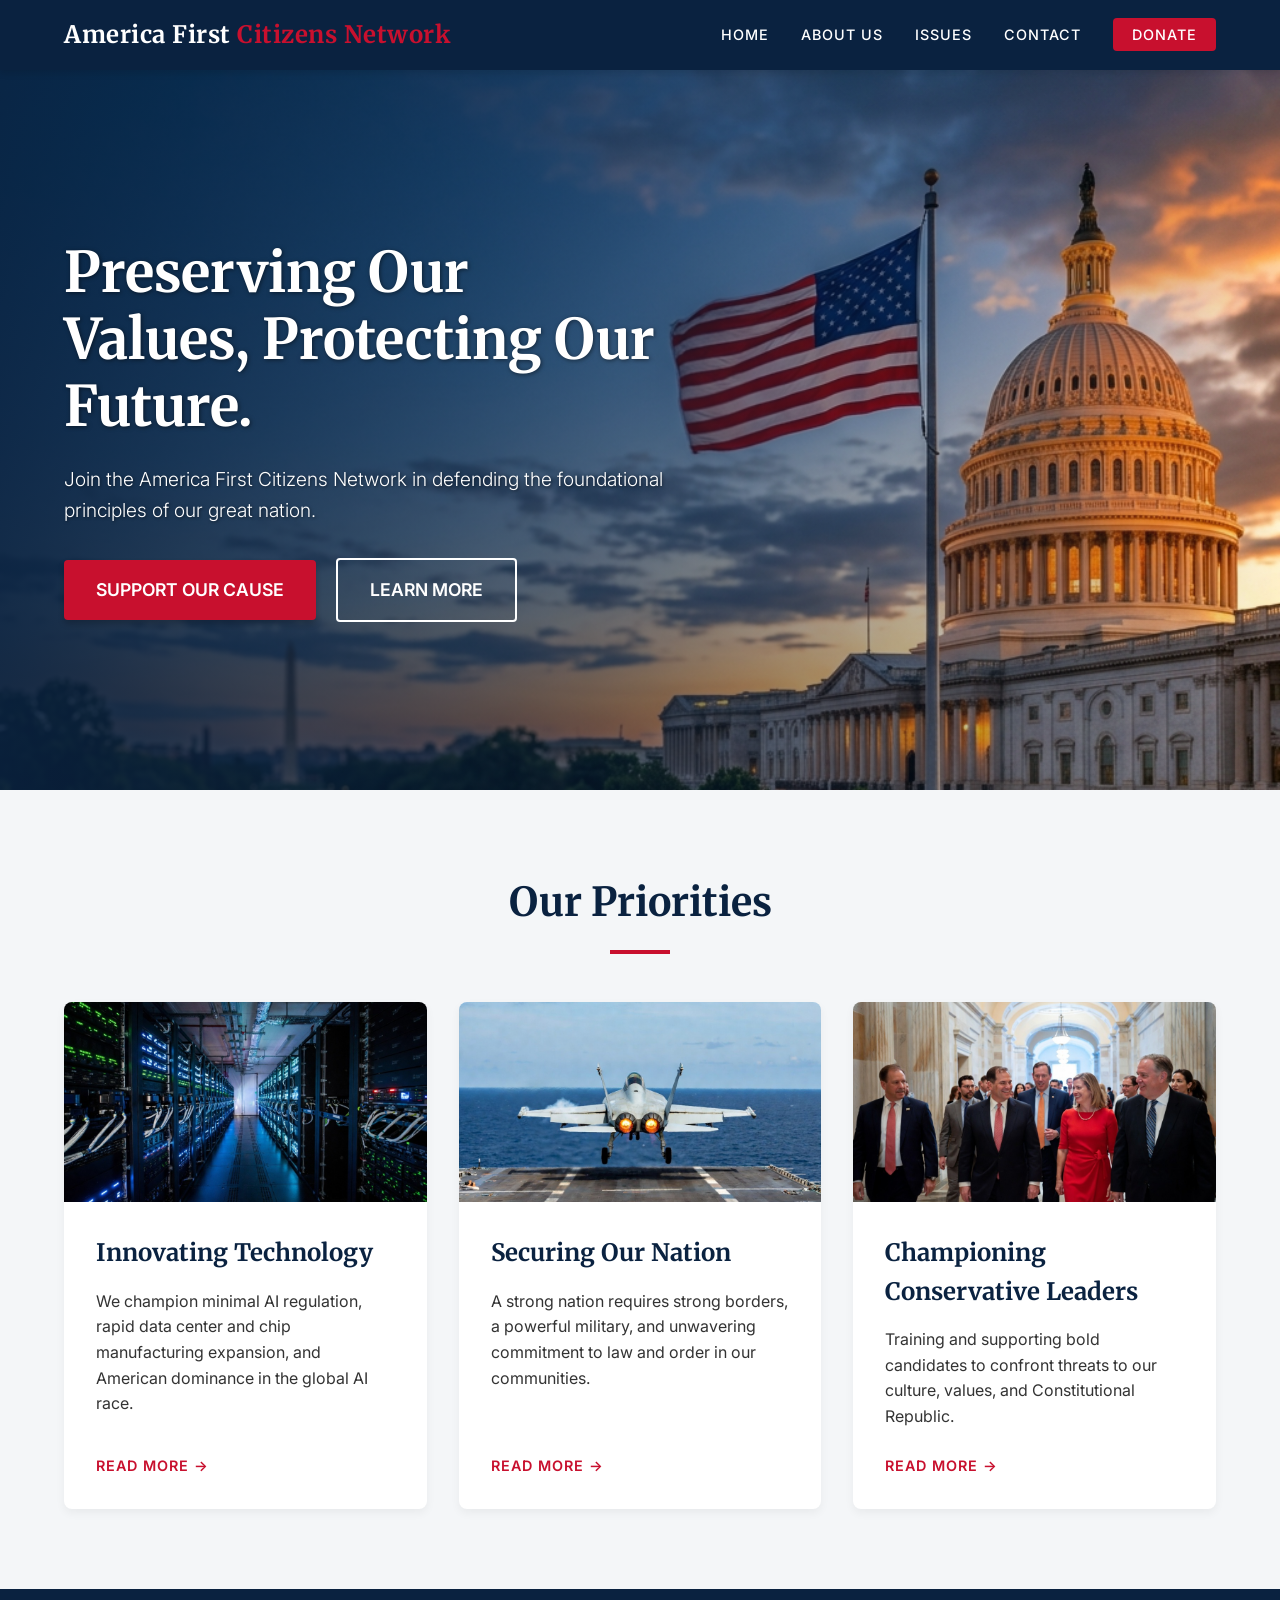
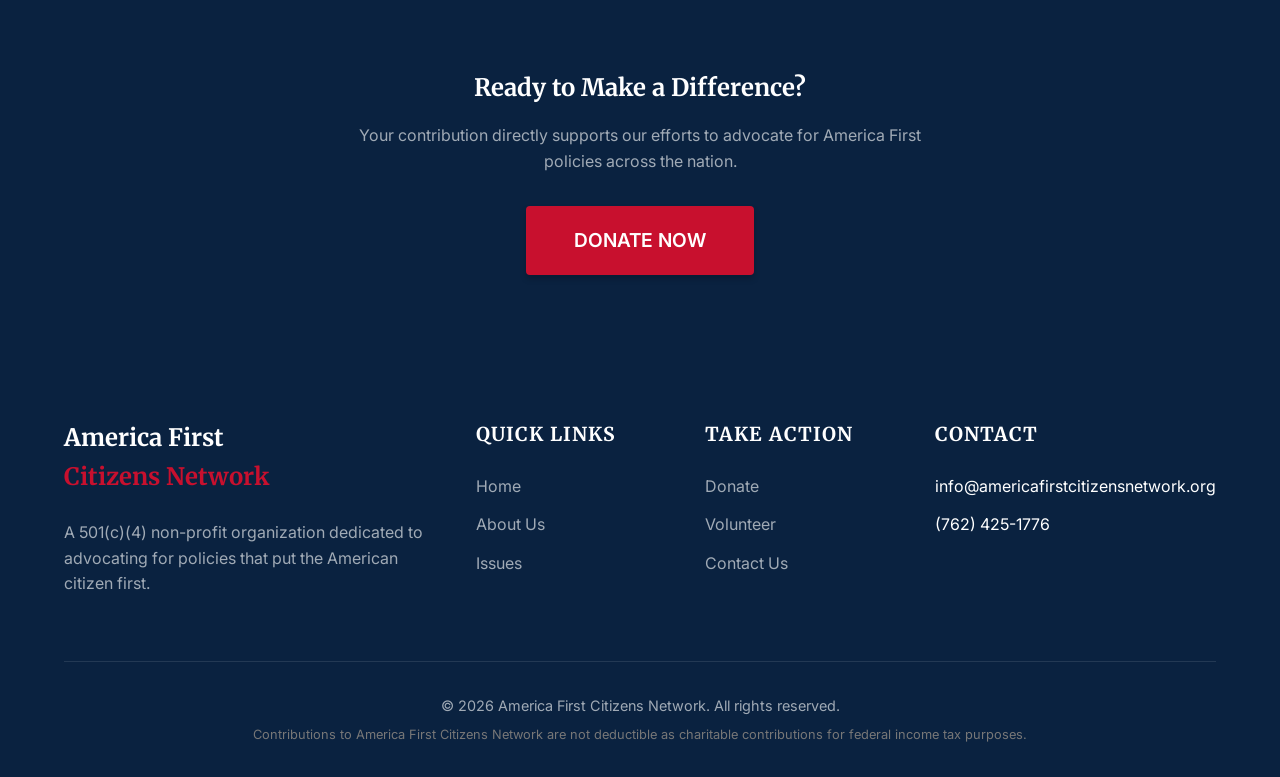
<file: index.html>
<!DOCTYPE html>
<html lang="en">
<head>
    <meta charset="UTF-8">
    <meta name="viewport" content="width=device-width, initial-scale=1.0">
    <meta name="description" content="America First Citizens Network - Defending our values, preserving our future.">
    <title>Home | America First Citizens Network</title>
    <!-- Google Fonts: Merriweather for Headings, Inter for Body -->
    <link rel="preconnect" href="https://fonts.googleapis.com">
    <link rel="preconnect" href="https://fonts.gstatic.com" crossorigin>
    <link href="https://fonts.googleapis.com/css2?family=Inter:wght@300;400;500;600;700&family=Merriweather:ital,wght@0,300;0,400;0,700;0,900;1,400&display=swap" rel="stylesheet">
    <!-- Main Stylesheet -->
    <link rel="stylesheet" href="styles.css">
</head>
<body>

    <!-- Navigation -->
    <nav class="navbar">
        <div class="nav-brand">
            <a href="index.html">America First <span class="red">Citizens Network</span></a>
        </div>
        <button class="mobile-menu-btn" aria-label="Toggle Navigation">&#9776;</button>
        <ul class="nav-links">
            <li><a href="index.html">Home</a></li>
            <li><a href="about.html">About Us</a></li>
            <li><a href="issues.html">Issues</a></li>
            <li><a href="contact.html">Contact</a></li>
            <li><a href="donate.html" class="donate-btn">Donate</a></li>
        </ul>
    </nav>

    <!-- Hero Section -->
    <header class="hero">
        <div class="hero-content">
            <h1>Preserving Our Values, Protecting Our Future.</h1>
            <p>Join the America First Citizens Network in defending the foundational principles of our great nation.</p>
            <div class="hero-actions">
                <a href="donate.html" class="btn-primary">Support Our Cause</a>
                <a href="issues.html" class="btn-secondary">Learn More</a>
            </div>
        </div>
    </header>

    <!-- Priority Section -->
    <section class="section">
        <h2 class="section-title">Our Priorities</h2>
        <div class="grid">
            <!-- Card 1 -->
            <div class="card">
                <img src="images/technology.jpg" alt="Innovating Technology" class="card-img">
                <div class="card-content">
                    <h3>Innovating Technology</h3>
                    <p>We champion minimal AI regulation, rapid data center and chip manufacturing expansion, and American dominance in the global AI race.</p>
                    <a href="issues.html#technology" class="card-link">Read More</a>
                </div>
            </div>
            <!-- Card 2 -->
            <div class="card">
                <img src="images/security.jpg" alt="Securing Our Nation" class="card-img">
                <div class="card-content">
                    <h3>Securing Our Nation</h3>
                    <p>A strong nation requires strong borders, a powerful military, and unwavering commitment to law and order in our communities.</p>
                    <a href="issues.html#security" class="card-link">Read More</a>
                </div>
            </div>
            <!-- Card 3 -->
            <div class="card">
                <img src="images/conservatives.jpg" alt="Championing Conservative Leaders" class="card-img">
                <div class="card-content">
                    <h3>Championing Conservative Leaders</h3>
                    <p>Training and supporting bold candidates to confront threats to our culture, values, and Constitutional Republic.</p>
                    <a href="issues.html#conservatives" class="card-link">Read More</a>
                </div>
            </div>
        </div>
    </section>

    <!-- Call to Action Section -->
    <section class="section section-dark" style="text-align: center;">
        <h2>Ready to Make a Difference?</h2>
        <p style="max-width: 600px; margin: 1rem auto 2rem; color: #a0aab5;">Your contribution directly supports our efforts to advocate for America First policies across the nation.</p>
        <a href="donate.html" class="btn-primary" style="font-size: 1.2rem; padding: 1.2rem 3rem;">Donate Now</a>
    </section>

    <!-- Footer -->
    <footer>
        <div class="footer-grid">
            <div class="footer-col" style="grid-column: span 1 / span 1;">
                <h4 style="font-family: var(--font-heading); text-transform: none; font-size: 1.5rem; letter-spacing: 0;">America First<br><span style="color: var(--af-red);">Citizens Network</span></h4>
                <p>A 501(c)(4) non-profit organization dedicated to advocating for policies that put the American citizen first.</p>
            </div>
            <div class="footer-col">
                <h4>Quick Links</h4>
                <ul class="footer-links">
                    <li><a href="index.html">Home</a></li>
                    <li><a href="about.html">About Us</a></li>
                    <li><a href="issues.html">Issues</a></li>
                </ul>
            </div>
            <div class="footer-col">
                <h4>Take Action</h4>
                <ul class="footer-links">
                    <li><a href="donate.html">Donate</a></li>
                    <li><a href="contact.html">Volunteer</a></li>
                    <li><a href="contact.html">Contact Us</a></li>
                </ul>
            </div>
            <div class="footer-col">
                <h4>Contact</h4>
                <ul class="footer-links">
                    <li>info@americafirstcitizensnetwork.org</li>
                    <li>(762) 425-1776</li>
                </ul>
            </div>
        </div>
        <div class="footer-bottom">
            <p>&copy; 2026 America First Citizens Network. All rights reserved.</p>
            <p style="font-size: 0.8rem; margin-top: 0.5rem; color: #777;">Contributions to America First Citizens Network are not deductible as charitable contributions for federal income tax purposes.</p>
        </div>
    </footer>

    <!-- Scripts -->
    <script src="script.js"></script>
</body>
</html>
</file>
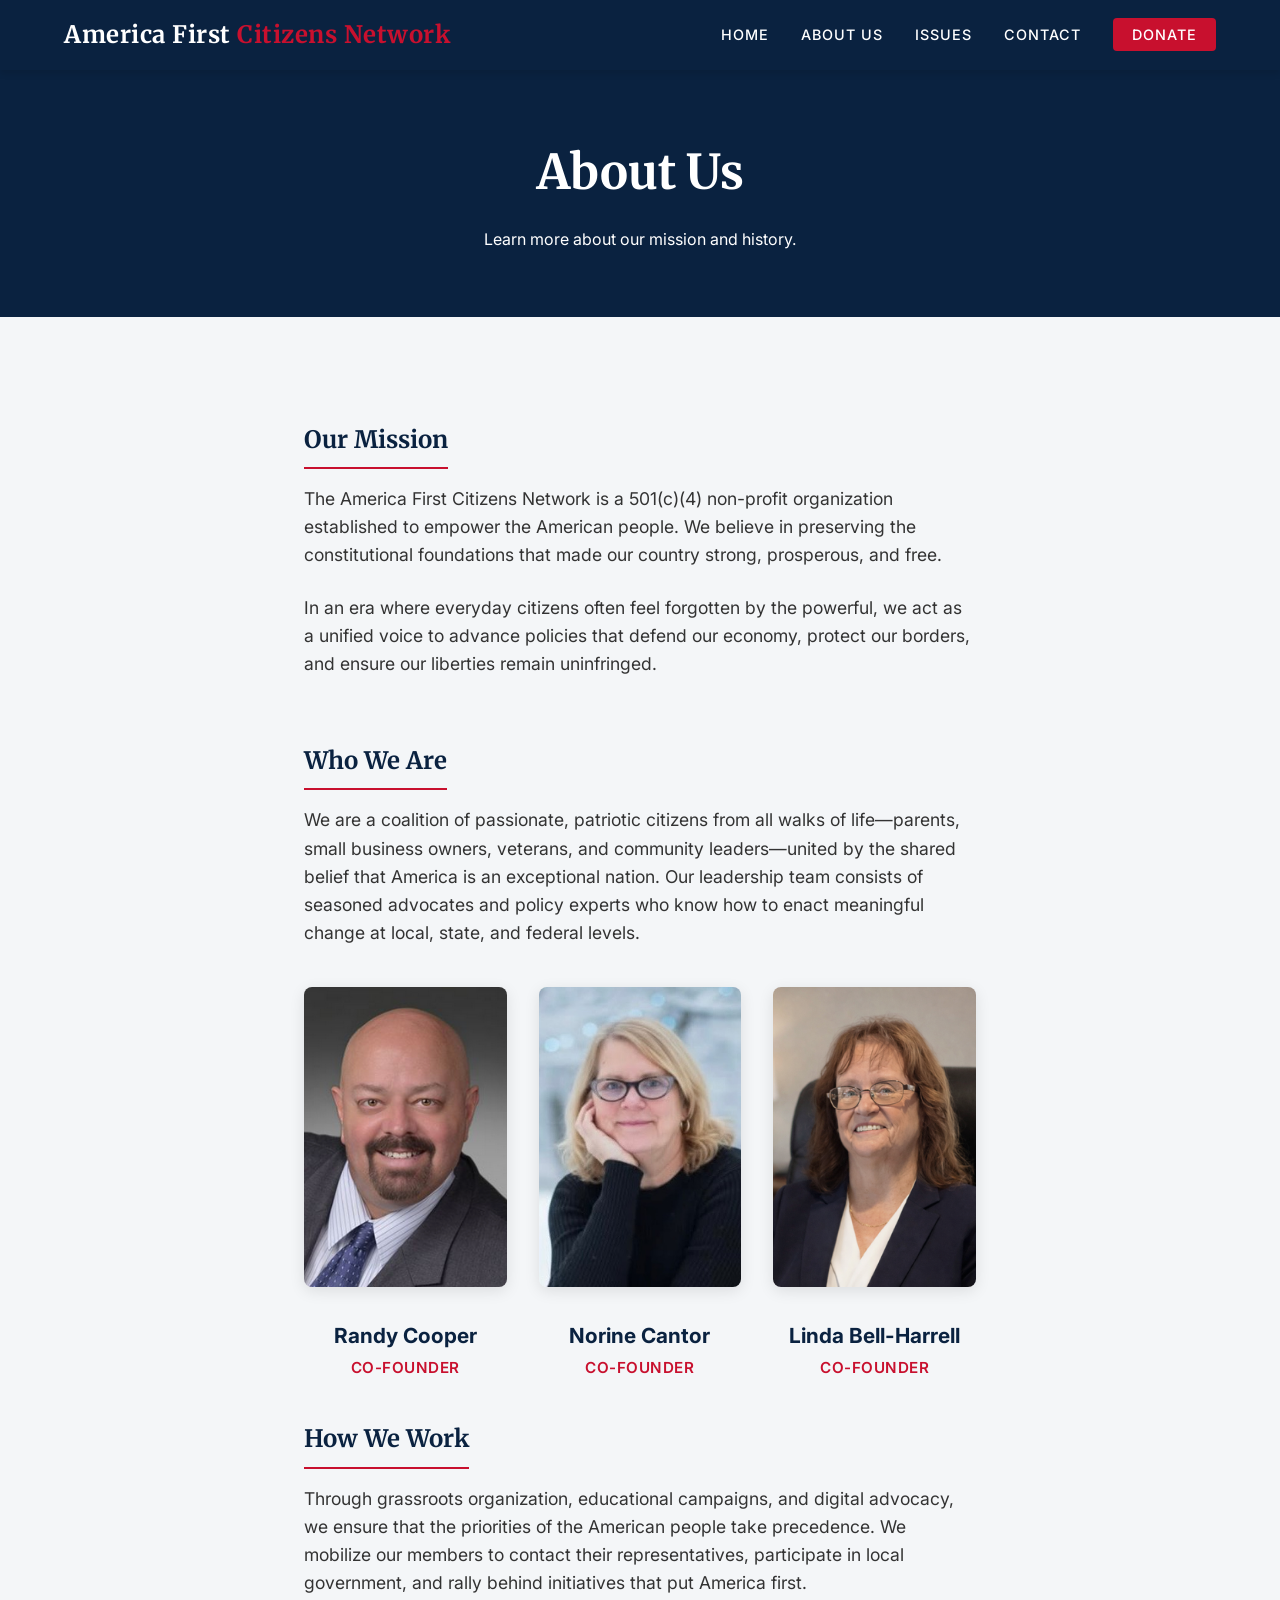
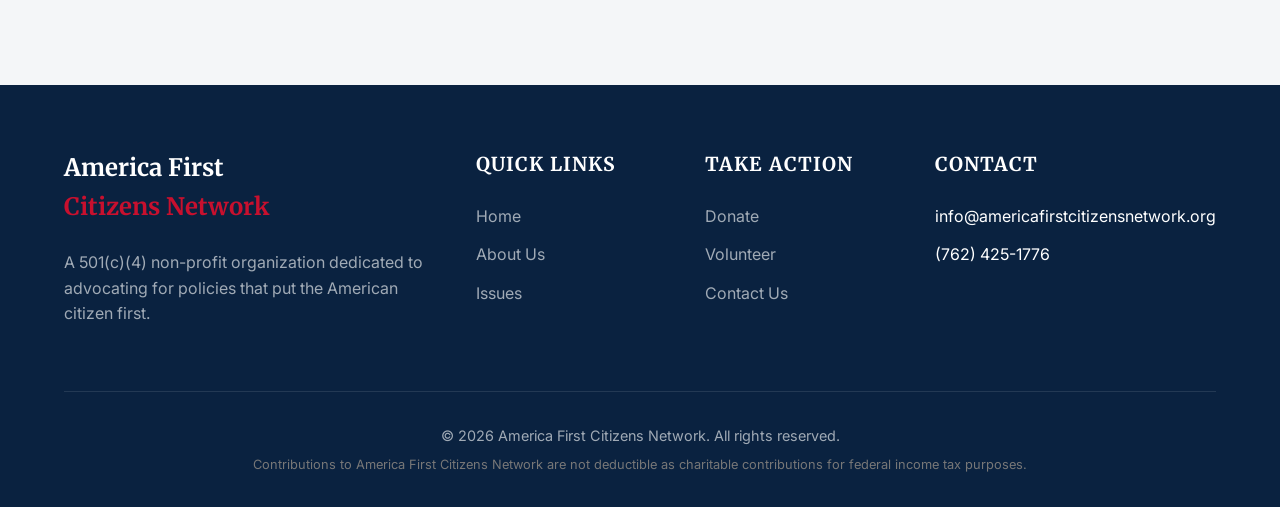
<file: about.html>
<!DOCTYPE html>
<html lang="en">
<head>
    <meta charset="UTF-8">
    <meta name="viewport" content="width=device-width, initial-scale=1.0">
    <meta name="description" content="About America First Citizens Network - Defending our values, preserving our future.">
    <title>About Us | America First Citizens Network</title>
    <!-- Google Fonts -->
    <link rel="preconnect" href="https://fonts.googleapis.com">
    <link rel="preconnect" href="https://fonts.gstatic.com" crossorigin>
    <link href="https://fonts.googleapis.com/css2?family=Inter:wght@300;400;500;600;700&family=Merriweather:ital,wght@0,300;0,400;0,700;0,900;1,400&display=swap" rel="stylesheet">
    <!-- Main Stylesheet -->
    <link rel="stylesheet" href="styles.css">
    <style>
        .page-header {
            background-color: var(--af-navy);
            color: var(--af-white);
            padding: 4rem 5%;
            text-align: center;
        }
        .page-header h1 {
            color: var(--af-white);
            font-size: 3rem;
            margin-bottom: 1rem;
        }
        .about-content {
            max-width: 800px;
            margin: 0 auto;
            padding: 4rem 5%;
        }
        .about-content p {
            margin-bottom: 1.5rem;
            font-size: 1.1rem;
        }
        .about-content h2 {
            margin-top: 2.5rem;
            padding-bottom: 0.5rem;
            border-bottom: 2px solid var(--af-red);
            display: inline-block;
        }
        .founders-grid {
            display: grid;
            grid-template-columns: repeat(3, 1fr);
            gap: 2rem;
            margin-top: 2.5rem;
            text-align: center;
        }
        .founder-card img {
            width: 100%;
            height: 300px;
            object-fit: cover;
            object-position: top;
            border-radius: 8px;
            margin-bottom: 1.5rem;
            box-shadow: 0 4px 15px rgba(0,0,0,0.1);
        }
        .founder-name {
            font-weight: 700;
            font-size: 1.3rem;
            color: var(--af-navy);
            margin-bottom: 0.25rem;
        }
        .founder-title {
            color: var(--af-red);
            font-size: 0.95rem;
            text-transform: uppercase;
            letter-spacing: 0.5px;
            font-weight: 600;
        }
        @media (max-width: 768px) {
            .founders-grid {
                grid-template-columns: 1fr;
            }
        }
    </style>
</head>
<body>

    <!-- Navigation -->
    <nav class="navbar">
        <div class="nav-brand">
            <a href="index.html">America First <span class="red">Citizens Network</span></a>
        </div>
        <button class="mobile-menu-btn" aria-label="Toggle Navigation">&#9776;</button>
        <ul class="nav-links">
            <li><a href="index.html">Home</a></li>
            <li><a href="about.html">About Us</a></li>
            <li><a href="issues.html">Issues</a></li>
            <li><a href="contact.html">Contact</a></li>
            <li><a href="donate.html" class="donate-btn">Donate</a></li>
        </ul>
    </nav>

    <!-- Page Header -->
    <header class="page-header">
        <h1>About Us</h1>
        <p>Learn more about our mission and history.</p>
    </header>

    <!-- Main Content -->
    <main class="about-content">
        <h2>Our Mission</h2>
        <p>The America First Citizens Network is a 501(c)(4) non-profit organization established to empower the American people. We believe in preserving the constitutional foundations that made our country strong, prosperous, and free.</p>
        <p>In an era where everyday citizens often feel forgotten by the powerful, we act as a unified voice to advance policies that defend our economy, protect our borders, and ensure our liberties remain uninfringed.</p>
        
        <h2>Who We Are</h2>
        <p>We are a coalition of passionate, patriotic citizens from all walks of life—parents, small business owners, veterans, and community leaders—united by the shared belief that America is an exceptional nation. Our leadership team consists of seasoned advocates and policy experts who know how to enact meaningful change at local, state, and federal levels.</p>

        <div class="founders-grid">
            <div class="founder-card">
                <img src="images/founder1.png" alt="Randy Cooper">
                <div class="founder-name">Randy Cooper</div>
                <div class="founder-title">Co-Founder</div>
            </div>
            <div class="founder-card">
                <img src="images/founder2.jpg" alt="Norine Cantor">
                <div class="founder-name">Norine Cantor</div>
                <div class="founder-title">Co-Founder</div>
            </div>
            <div class="founder-card">
                <img src="images/founder3.png" alt="Linda Bell-Harrell">
                <div class="founder-name">Linda Bell-Harrell</div>
                <div class="founder-title">Co-Founder</div>
            </div>
        </div>

        <h2>How We Work</h2>
        <p>Through grassroots organization, educational campaigns, and digital advocacy, we ensure that the priorities of the American people take precedence. We mobilize our members to contact their representatives, participate in local government, and rally behind initiatives that put America first.</p>
    </main>

    <!-- Footer -->
    <footer>
        <div class="footer-grid">
            <div class="footer-col" style="grid-column: span 1 / span 1;">
                <h4 style="font-family: var(--font-heading); text-transform: none; font-size: 1.5rem; letter-spacing: 0;">America First<br><span style="color: var(--af-red);">Citizens Network</span></h4>
                <p>A 501(c)(4) non-profit organization dedicated to advocating for policies that put the American citizen first.</p>
            </div>
            <div class="footer-col">
                <h4>Quick Links</h4>
                <ul class="footer-links">
                    <li><a href="index.html">Home</a></li>
                    <li><a href="about.html">About Us</a></li>
                    <li><a href="issues.html">Issues</a></li>
                </ul>
            </div>
            <div class="footer-col">
                <h4>Take Action</h4>
                <ul class="footer-links">
                    <li><a href="donate.html">Donate</a></li>
                    <li><a href="contact.html">Volunteer</a></li>
                    <li><a href="contact.html">Contact Us</a></li>
                </ul>
            </div>
            <div class="footer-col">
                <h4>Contact</h4>
                <ul class="footer-links">
                    <li>info@americafirstcitizensnetwork.org</li>
                    <li>(762) 425-1776</li>
                </ul>
            </div>
        </div>
        <div class="footer-bottom">
            <p>&copy; 2026 America First Citizens Network. All rights reserved.</p>
            <p style="font-size: 0.8rem; margin-top: 0.5rem; color: #777;">Contributions to America First Citizens Network are not deductible as charitable contributions for federal income tax purposes.</p>
        </div>
    </footer>

    <!-- Scripts -->
    <script src="script.js"></script>
</body>
</html>
</file>
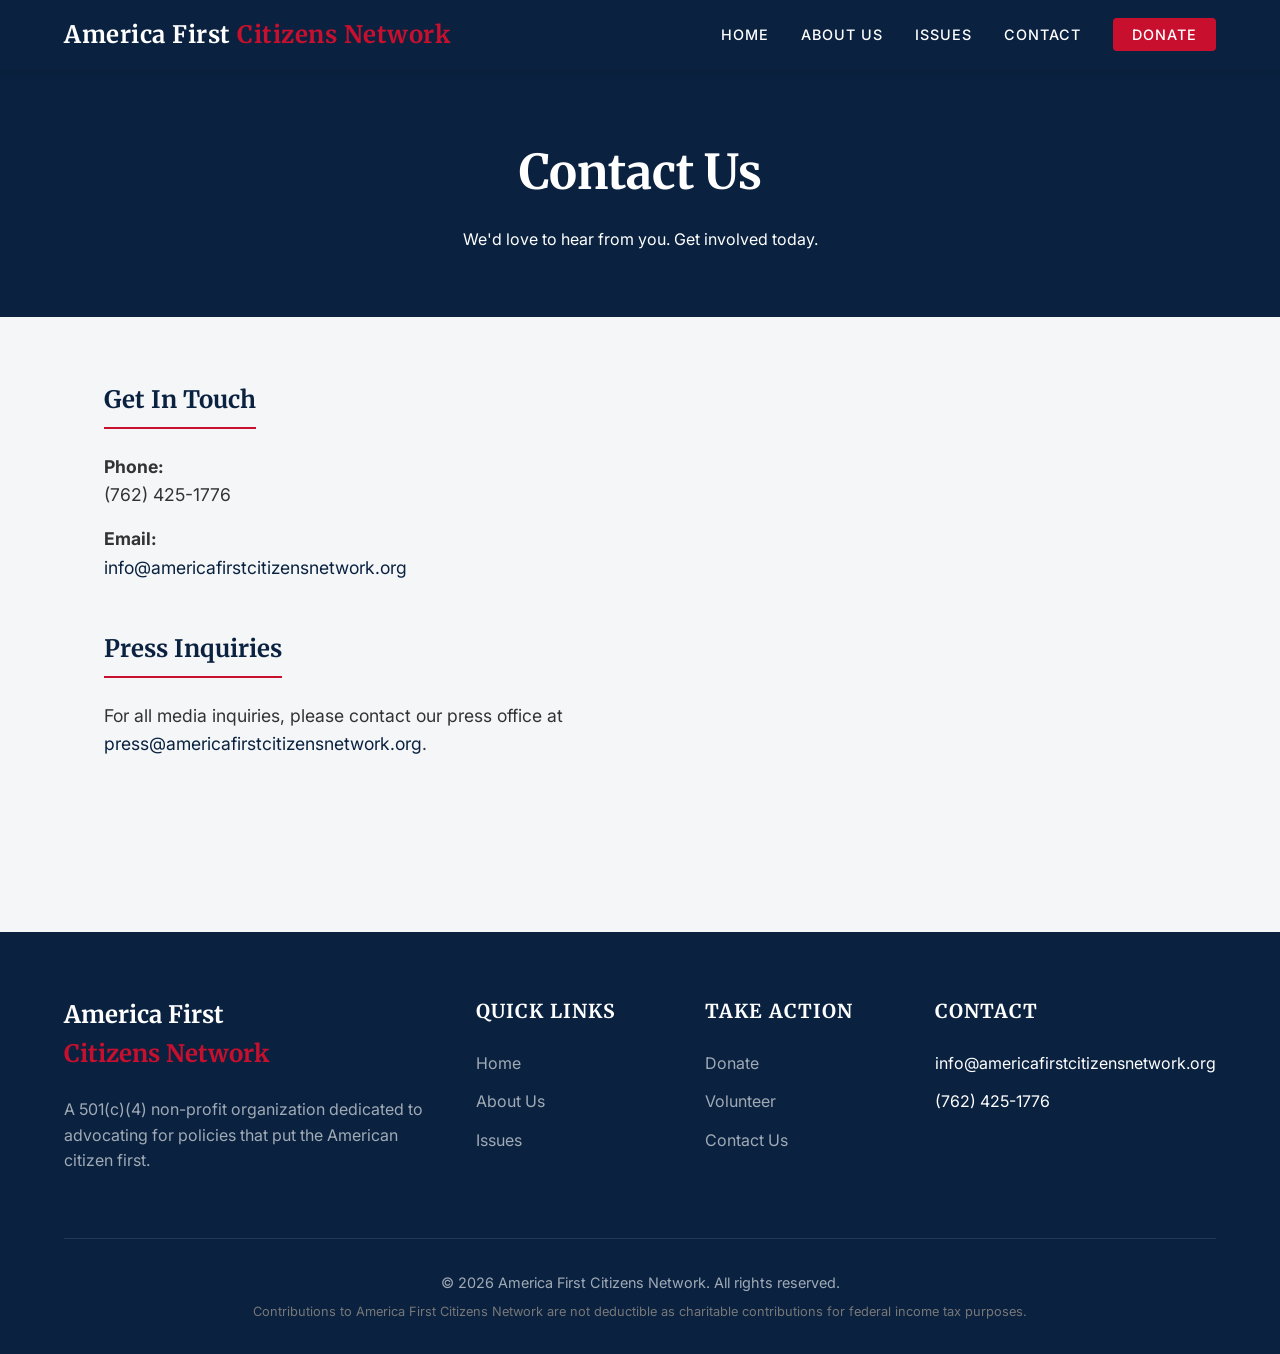
<file: contact.html>
<!DOCTYPE html>
<html lang="en">
<head>
    <meta charset="UTF-8">
    <meta name="viewport" content="width=device-width, initial-scale=1.0">
    <meta name="description" content="Contact America First Citizens Network. Get in touch, volunteer, and join our movement.">
    <title>Contact Us | America First Citizens Network</title>
    <!-- Google Fonts -->
    <link rel="preconnect" href="https://fonts.googleapis.com">
    <link rel="preconnect" href="https://fonts.gstatic.com" crossorigin>
    <link href="https://fonts.googleapis.com/css2?family=Inter:wght@300;400;500;600;700&family=Merriweather:ital,wght@0,300;0,400;0,700;0,900;1,400&display=swap" rel="stylesheet">
    <!-- Main Stylesheet -->
    <link rel="stylesheet" href="styles.css">
    <style>
        .page-header {
            background-color: var(--af-navy);
            color: var(--af-white);
            padding: 4rem 5%;
            text-align: center;
        }
        .page-header h1 {
            color: var(--af-white);
            font-size: 3rem;
            margin-bottom: 1rem;
        }
        .contact-section {
            padding: 4rem 5%;
            display: grid;
            grid-template-columns: 1fr 1fr;
            gap: 4rem;
            max-width: 1200px;
            margin: 0 auto;
        }
        .contact-info h2 {
            margin-bottom: 1.5rem;
            border-bottom: 2px solid var(--af-red);
            display: inline-block;
            padding-bottom: 0.5rem;
        }
        .contact-info p {
            margin-bottom: 1rem;
            font-size: 1.1rem;
        }
        .contact-form {
            background: var(--af-white);
            padding: 2.5rem;
            border-radius: 8px;
            box-shadow: 0 4px 15px rgba(0,0,0,0.05);
        }
        @media (max-width: 768px) {
            .contact-section {
                grid-template-columns: 1fr;
            }
        }
    </style>
</head>
<body>

    <!-- Navigation -->
    <nav class="navbar">
        <div class="nav-brand">
            <a href="index.html">America First <span class="red">Citizens Network</span></a>
        </div>
        <button class="mobile-menu-btn" aria-label="Toggle Navigation">&#9776;</button>
        <ul class="nav-links">
            <li><a href="index.html">Home</a></li>
            <li><a href="about.html">About Us</a></li>
            <li><a href="issues.html">Issues</a></li>
            <li><a href="contact.html">Contact</a></li>
            <li><a href="donate.html" class="donate-btn">Donate</a></li>
        </ul>
    </nav>

    <!-- Page Header -->
    <header class="page-header">
        <h1>Contact Us</h1>
        <p>We'd love to hear from you. Get involved today.</p>
    </header>

    <!-- Main Content -->
    <main class="contact-section">
        <div class="contact-info">
            <h2>Get In Touch</h2>
            <p><strong>Phone:</strong><br>
            (762) 425-1776</p>
            
            <p><strong>Email:</strong><br>
            <a href="mailto:info@americafirstcitizensnetwork.org">info@americafirstcitizensnetwork.org</a></p>

            <h2 style="margin-top: 2rem;">Press Inquiries</h2>
            <p>For all media inquiries, please contact our press office at <a href="mailto:press@americafirstcitizensnetwork.org">press@americafirstcitizensnetwork.org</a>.</p>
        </div>

        <div style="width: 100%;">
            <iframe width="100%" height="480px" src="https://forms.cloud.microsoft/Pages/ResponsePage.aspx?id=15eqe9xvQke5qfU-9Nx0cQCesV_qpa1Ppabt5xIEsKZUNDZIWjMwSkFPOFFPMFIxN1Q1UlAzN0NYMS4u&embed=true" frameborder="0" marginwidth="0" marginheight="0" style="border: none; max-width:100%; max-height:100vh" allowfullscreen webkitallowfullscreen mozallowfullscreen msallowfullscreen> </iframe>
        </div>
    </main>

    <!-- Footer -->
    <footer>
        <div class="footer-grid">
            <div class="footer-col" style="grid-column: span 1 / span 1;">
                <h4 style="font-family: var(--font-heading); text-transform: none; font-size: 1.5rem; letter-spacing: 0;">America First<br><span style="color: var(--af-red);">Citizens Network</span></h4>
                <p>A 501(c)(4) non-profit organization dedicated to advocating for policies that put the American citizen first.</p>
            </div>
            <div class="footer-col">
                <h4>Quick Links</h4>
                <ul class="footer-links">
                    <li><a href="index.html">Home</a></li>
                    <li><a href="about.html">About Us</a></li>
                    <li><a href="issues.html">Issues</a></li>
                </ul>
            </div>
            <div class="footer-col">
                <h4>Take Action</h4>
                <ul class="footer-links">
                    <li><a href="donate.html">Donate</a></li>
                    <li><a href="contact.html">Volunteer</a></li>
                    <li><a href="contact.html">Contact Us</a></li>
                </ul>
            </div>
            <div class="footer-col">
                <h4>Contact</h4>
                <ul class="footer-links">
                    <li>info@americafirstcitizensnetwork.org</li>
                    <li>(762) 425-1776</li>
                </ul>
            </div>
        </div>
        <div class="footer-bottom">
            <p>&copy; 2026 America First Citizens Network. All rights reserved.</p>
            <p style="font-size: 0.8rem; margin-top: 0.5rem; color: #777;">Contributions to America First Citizens Network are not deductible as charitable contributions for federal income tax purposes.</p>
        </div>
    </footer>

    <!-- Scripts -->
    <script src="script.js"></script>
</body>
</html>
</file>
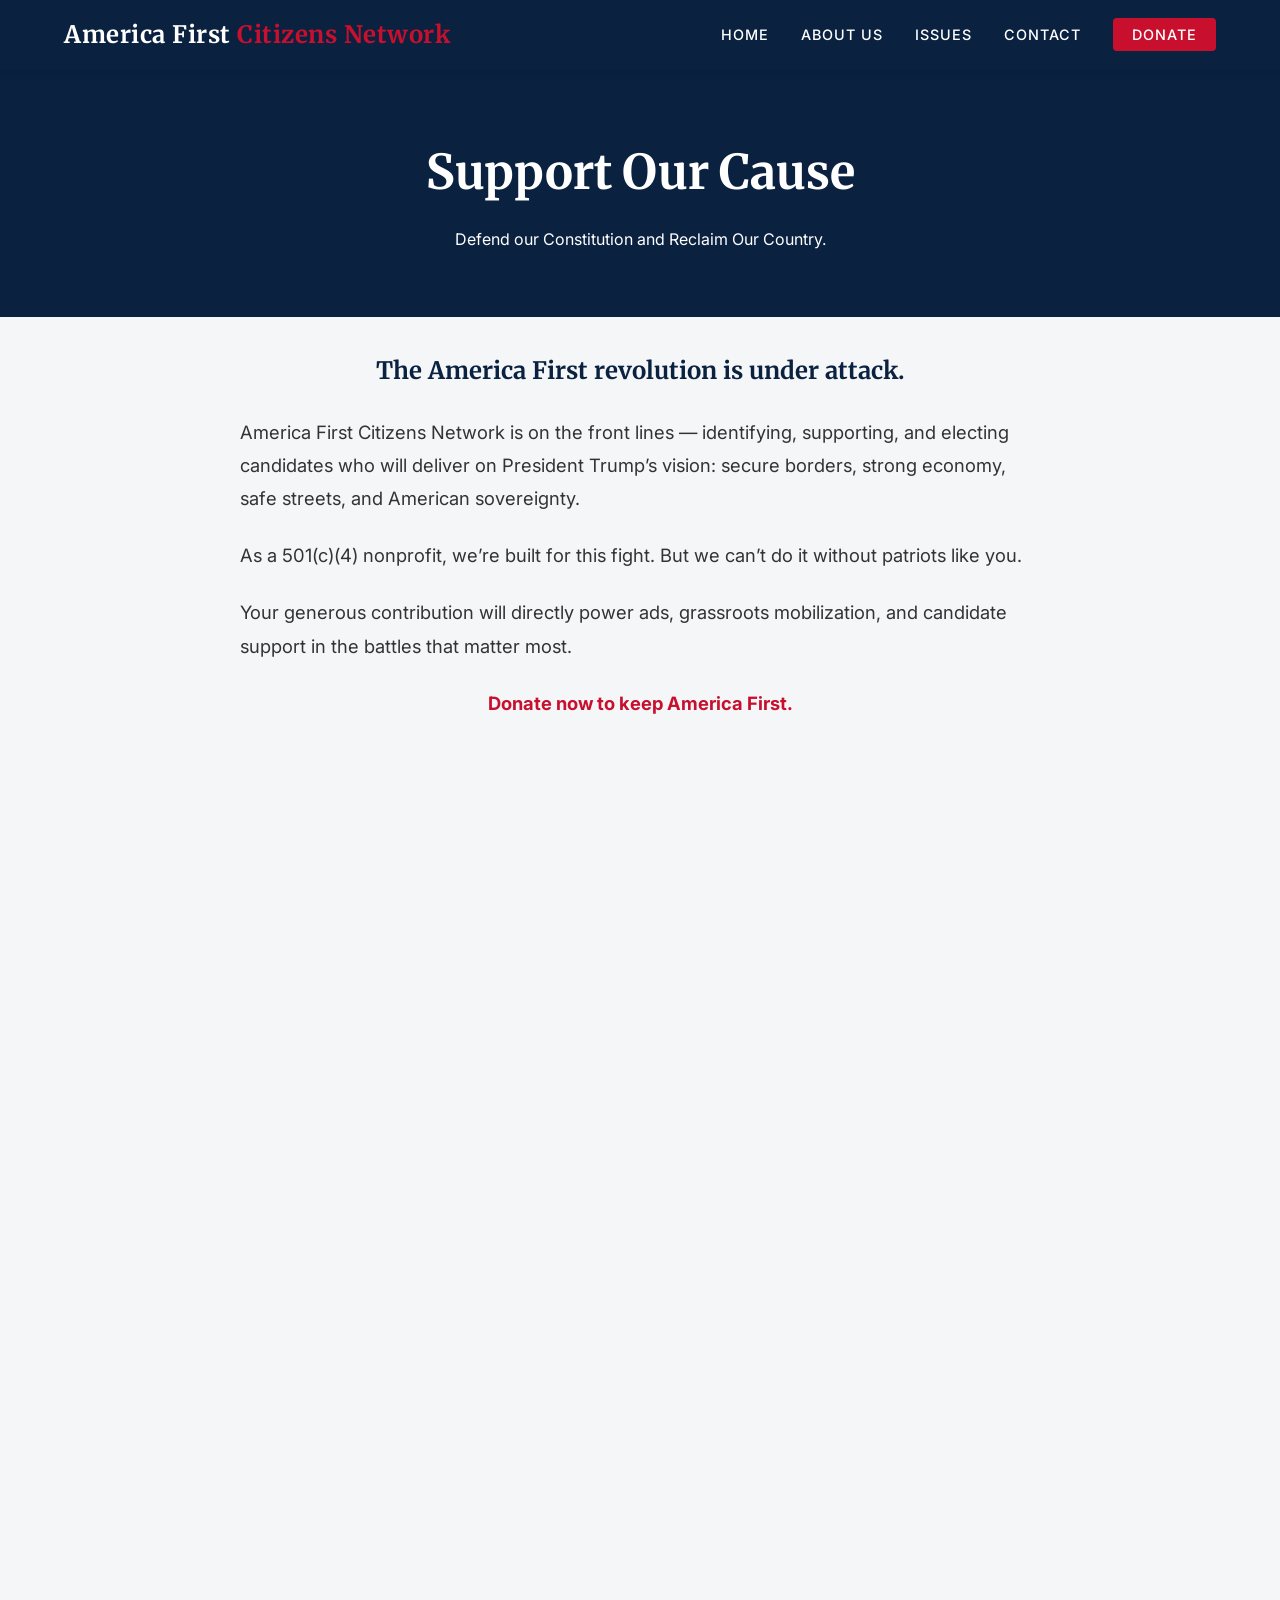
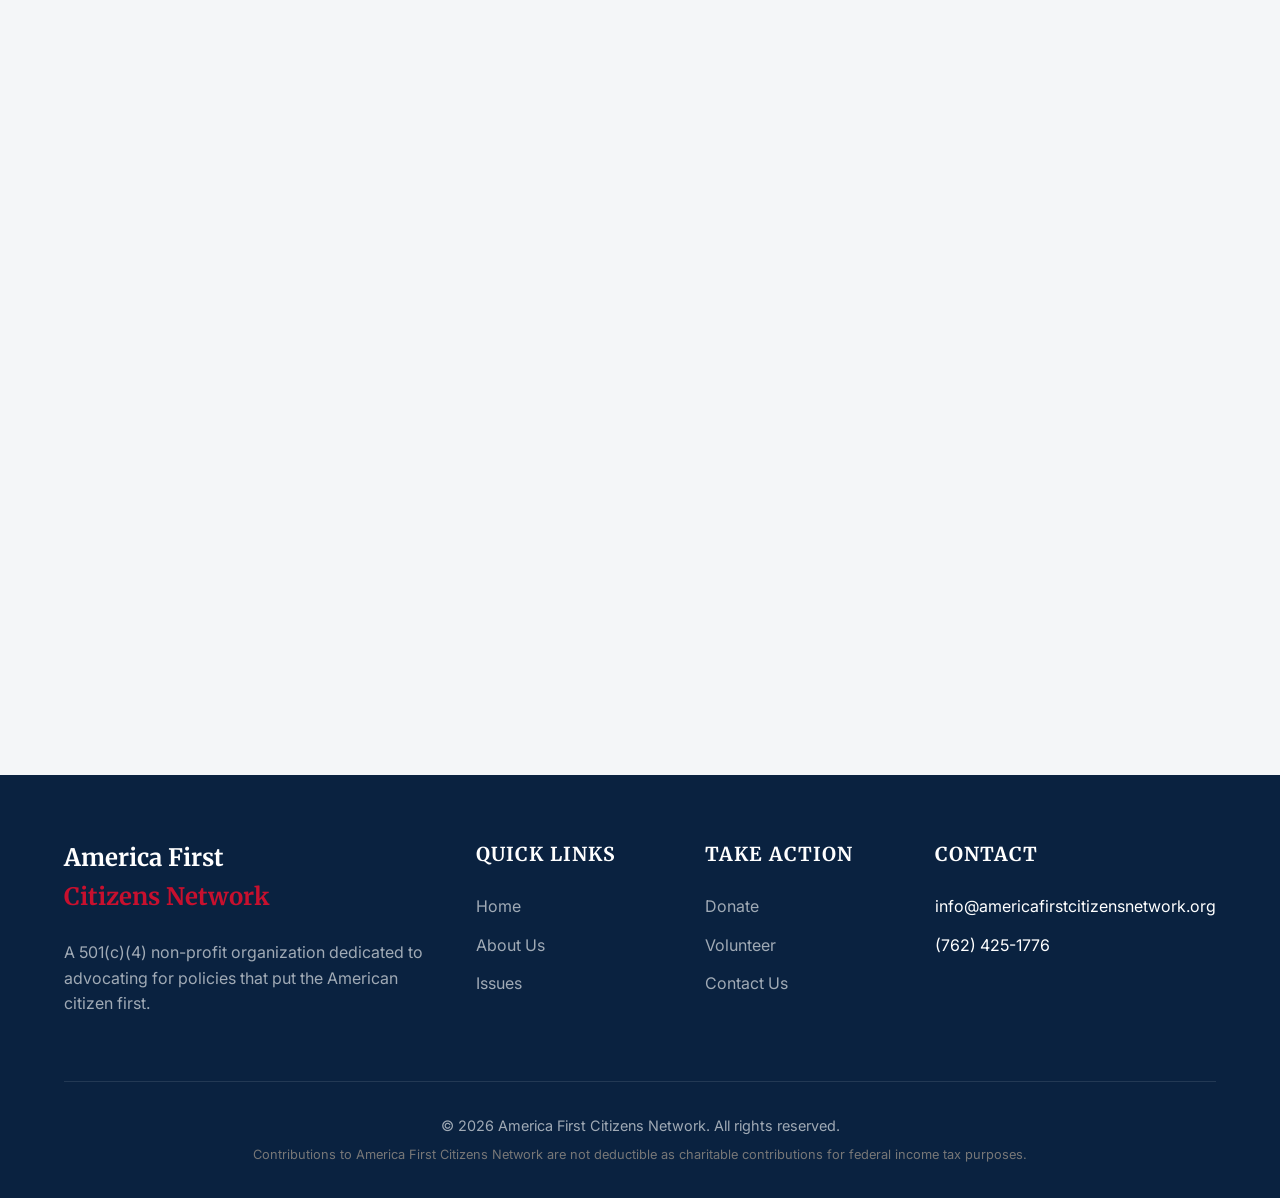
<file: donate.html>
<!DOCTYPE html>
<html lang="en">

<head>
    <meta charset="UTF-8">
    <meta name="viewport" content="width=device-width, initial-scale=1.0">
    <title>Donate | America First Citizens Network</title>
    <!-- Google Fonts -->
    <link rel="preconnect" href="https://fonts.googleapis.com">
    <link rel="preconnect" href="https://fonts.gstatic.com" crossorigin>
    <link
        href="https://fonts.googleapis.com/css2?family=Inter:wght@300;400;500;600;700&family=Merriweather:ital,wght@0,300;0,400;0,700;0,900;1,400&display=swap"
        rel="stylesheet">
    <!-- Main Stylesheet -->
    <link rel="stylesheet" href="styles.css">
    <style>
        .page-header {
            background-color: var(--af-navy);
            color: var(--af-white);
            padding: 4rem 5%;
            text-align: center;
        }

        .page-header h1 {
            color: var(--af-white);
            font-size: 3rem;
            margin-bottom: 1rem;
        }

        .donate-container {
            max-width: 600px;
            margin: 4rem auto;
            background: var(--af-white);
            padding: 2.5rem;
            border-radius: 8px;
            box-shadow: 0 4px 15px rgba(0, 0, 0, 0.1);
        }

        .amount-grid {
            display: grid;
            grid-template-columns: repeat(3, 1fr);
            gap: 1rem;
            margin-bottom: 2rem;
        }

        .amount-btn {
            background-color: var(--af-light-gray);
            border: 2px solid #ccc;
            padding: 1rem;
            font-size: 1.2rem;
            font-weight: 700;
            cursor: pointer;
            border-radius: 4px;
            color: var(--af-navy);
            transition: all 0.2s;
        }

        .amount-btn:hover,
        .amount-btn.active {
            border-color: var(--af-red);
            background-color: var(--af-red);
            color: var(--af-white);
        }

        .disclaimer {
            font-size: 0.85rem;
            color: #666;
            margin-top: 2rem;
            border-top: 1px solid #ddd;
            padding-top: 1rem;
        }
    </style>
</head>

<body>

    <!-- Navigation -->
    <nav class="navbar">
        <div class="nav-brand">
            <a href="index.html">America First <span class="red">Citizens Network</span></a>
        </div>
        <button class="mobile-menu-btn" aria-label="Toggle Navigation">&#9776;</button>
        <ul class="nav-links">
            <li><a href="index.html">Home</a></li>
            <li><a href="about.html">About Us</a></li>
            <li><a href="issues.html">Issues</a></li>
            <li><a href="contact.html">Contact</a></li>
            <li><a href="donate.html" class="donate-btn">Donate</a></li>
        </ul>
    </nav>

    <!-- Page Header -->
    <header class="page-header">
        <h1>Support Our Cause</h1>
        <p>Defend our Constitution and Reclaim Our Country.</p>
    </header>

    <!-- Main Content -->
    <main style="padding: 0 5%; background-color: var(--af-light-gray);">
        <!--
        <div class="donate-container">
            <h2 style="text-align: center; margin-bottom: 2rem;">Make a Secure Contribution</h2>
            <form action="#" method="POST" onsubmit="event.preventDefault(); alert('Thank you! This is a demo form.');">
                
                <label style="font-weight: 600; margin-bottom: 0.5rem; display: block;">Select Amount</label>
                <div class="amount-grid">
                    <button type="button" class="amount-btn">$25</button>
                    <button type="button" class="amount-btn active">$50</button>
                    <button type="button" class="amount-btn">$100</button>
                    <button type="button" class="amount-btn">$250</button>
                    <button type="button" class="amount-btn">$500</button>
                    <button type="button" class="amount-btn">Other</button>
                </div>

                <div class="form-group">
                    <label style="font-weight: 600; margin-bottom: 0.5rem; display: block;">Frequency</label>
                    <label style="margin-right: 1rem;"><input type="radio" name="freq" checked> One-time</label>
                    <label><input type="radio" name="freq"> Monthly</label>
                </div>

                <div class="form-group">
                    <label style="font-weight: 600; margin-bottom: 0.5rem; display: block;">Full Name</label>
                    <input type="text" class="form-control" placeholder="John Doe" required>
                </div>
                
                <div class="form-group">
                    <label style="font-weight: 600; margin-bottom: 0.5rem; display: block;">Email Address</label>
                    <input type="email" class="form-control" placeholder="john@example.com" required>
                </div>

                <div class="form-group">
                    <label style="font-weight: 600; margin-bottom: 0.5rem; display: block;">Payment Information</label>
                    <input type="text" class="form-control" placeholder="Card Number" style="margin-bottom: 0.5rem;" required>
                    <div style="display: flex; gap: 1rem;">
                        <input type="text" class="form-control" placeholder="MM/YY" required>
                        <input type="text" class="form-control" placeholder="CVC" required>
                    </div>
                </div>

                <button type="submit" class="btn-primary" style="width: 100%; border: none; font-size: 1.2rem; cursor: pointer;">Donate Now</button>

                <div class="disclaimer">
                    <p>Contributions to America First Citizens Network are not deductible as charitable contributions for federal income tax purposes.</p>
                </div>
            </form>
        </div>
    -->
        <div style="max-width: 800px; margin: 2rem auto 3rem; text-align: center; font-size: 1.15rem; line-height: 1.8; color: var(--af-dark-gray);">
            <p style="font-weight: 700; font-family: var(--font-heading); font-size: 1.5rem; margin-bottom: 1.5rem; color: var(--af-navy);">The America First revolution is under attack.</p>
            <p style="margin-bottom: 1.5rem; text-align: left;">America First Citizens Network is on the front lines — identifying, supporting, and electing candidates who will deliver on President Trump’s vision: secure borders, strong economy, safe streets, and American sovereignty.</p>
            <p style="margin-bottom: 1.5rem; text-align: left;">As a 501(c)(4) nonprofit, we’re built for this fight. But we can’t do it without patriots like you.</p>
            <p style="margin-bottom: 1.5rem; text-align: left;">Your generous contribution will directly power ads, grassroots mobilization, and candidate support in the battles that matter most.</p>
            <p style="font-weight: 700; margin-bottom: 2rem; color: var(--af-red);">Donate now to keep America First.</p>
        </div>
        <iframe id="gtEmbedFrame_4206" src="https://givingtools.com/give/embed/4206"
            style="border:0;width:100%;height:100em;"></iframe>
    </main>

    <!-- Footer -->
    <footer>
        <div class="footer-grid">
            <div class="footer-col" style="grid-column: span 1 / span 1;">
                <h4
                    style="font-family: var(--font-heading); text-transform: none; font-size: 1.5rem; letter-spacing: 0;">
                    America First<br><span style="color: var(--af-red);">Citizens Network</span></h4>
                <p>A 501(c)(4) non-profit organization dedicated to advocating for policies that put the American
                    citizen first.</p>
            </div>
            <div class="footer-col">
                <h4>Quick Links</h4>
                <ul class="footer-links">
                    <li><a href="index.html">Home</a></li>
                    <li><a href="about.html">About Us</a></li>
                    <li><a href="issues.html">Issues</a></li>
                </ul>
            </div>
            <div class="footer-col">
                <h4>Take Action</h4>
                <ul class="footer-links">
                    <li><a href="donate.html">Donate</a></li>
                    <li><a href="contact.html">Volunteer</a></li>
                    <li><a href="contact.html">Contact Us</a></li>
                </ul>
            </div>
            <div class="footer-col">
                <h4>Contact</h4>
                <ul class="footer-links">
                    <li>info@americafirstcitizensnetwork.org</li>
                    <li>(762) 425-1776</li>
                </ul>
            </div>
        </div>
        <div class="footer-bottom">
            <p>&copy; 2026 America First Citizens Network. All rights reserved.</p>
            <p style="font-size: 0.8rem; margin-top: 0.5rem; color: #777;">Contributions to America First Citizens
                Network are not deductible as charitable contributions for federal income tax purposes.</p>
        </div>
    </footer>

    <!-- Scripts -->
    <script src="script.js"></script>
    <script>
        // Simple JS for donation buttons
        const btns = document.querySelectorAll('.amount-btn');
        btns.forEach(btn => {
            btn.addEventListener('click', () => {
                btns.forEach(b => b.classList.remove('active'));
                btn.classList.add('active');
            });
        });
    </script>
</body>

</html>
</file>
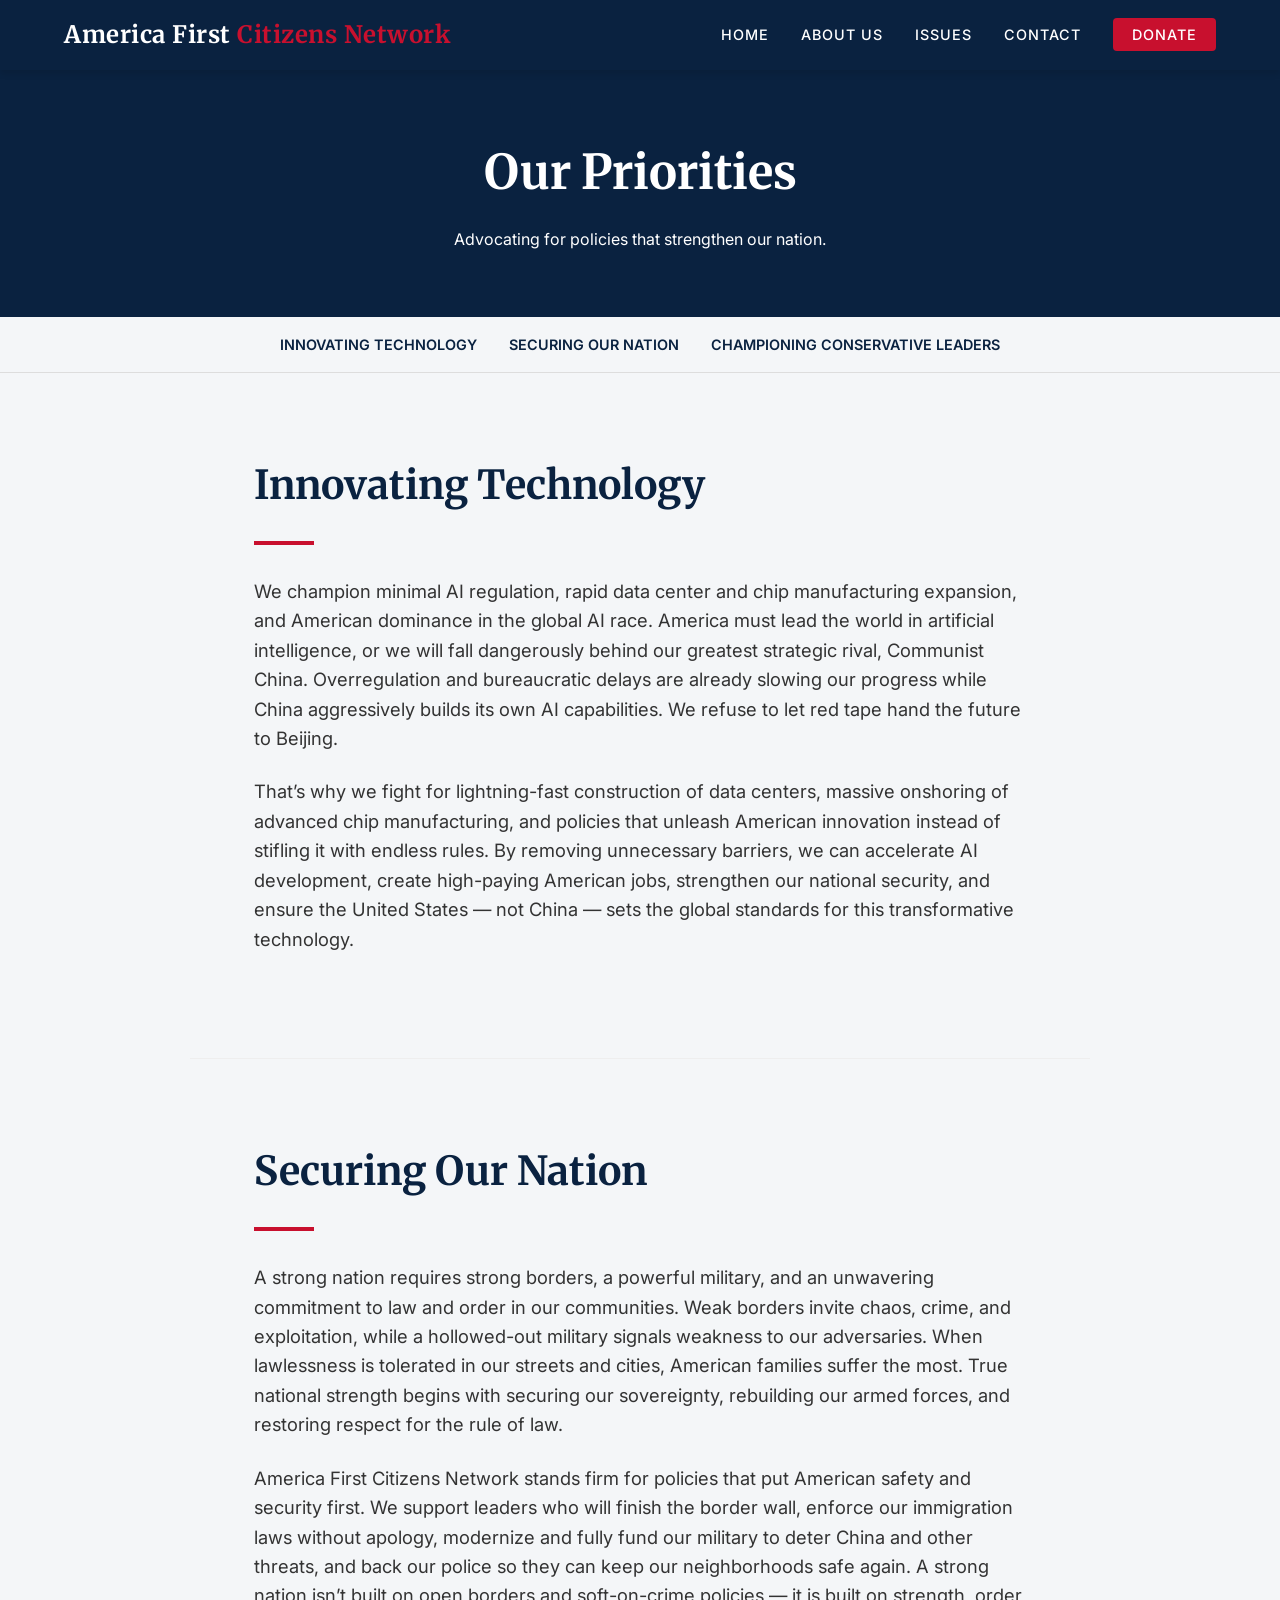
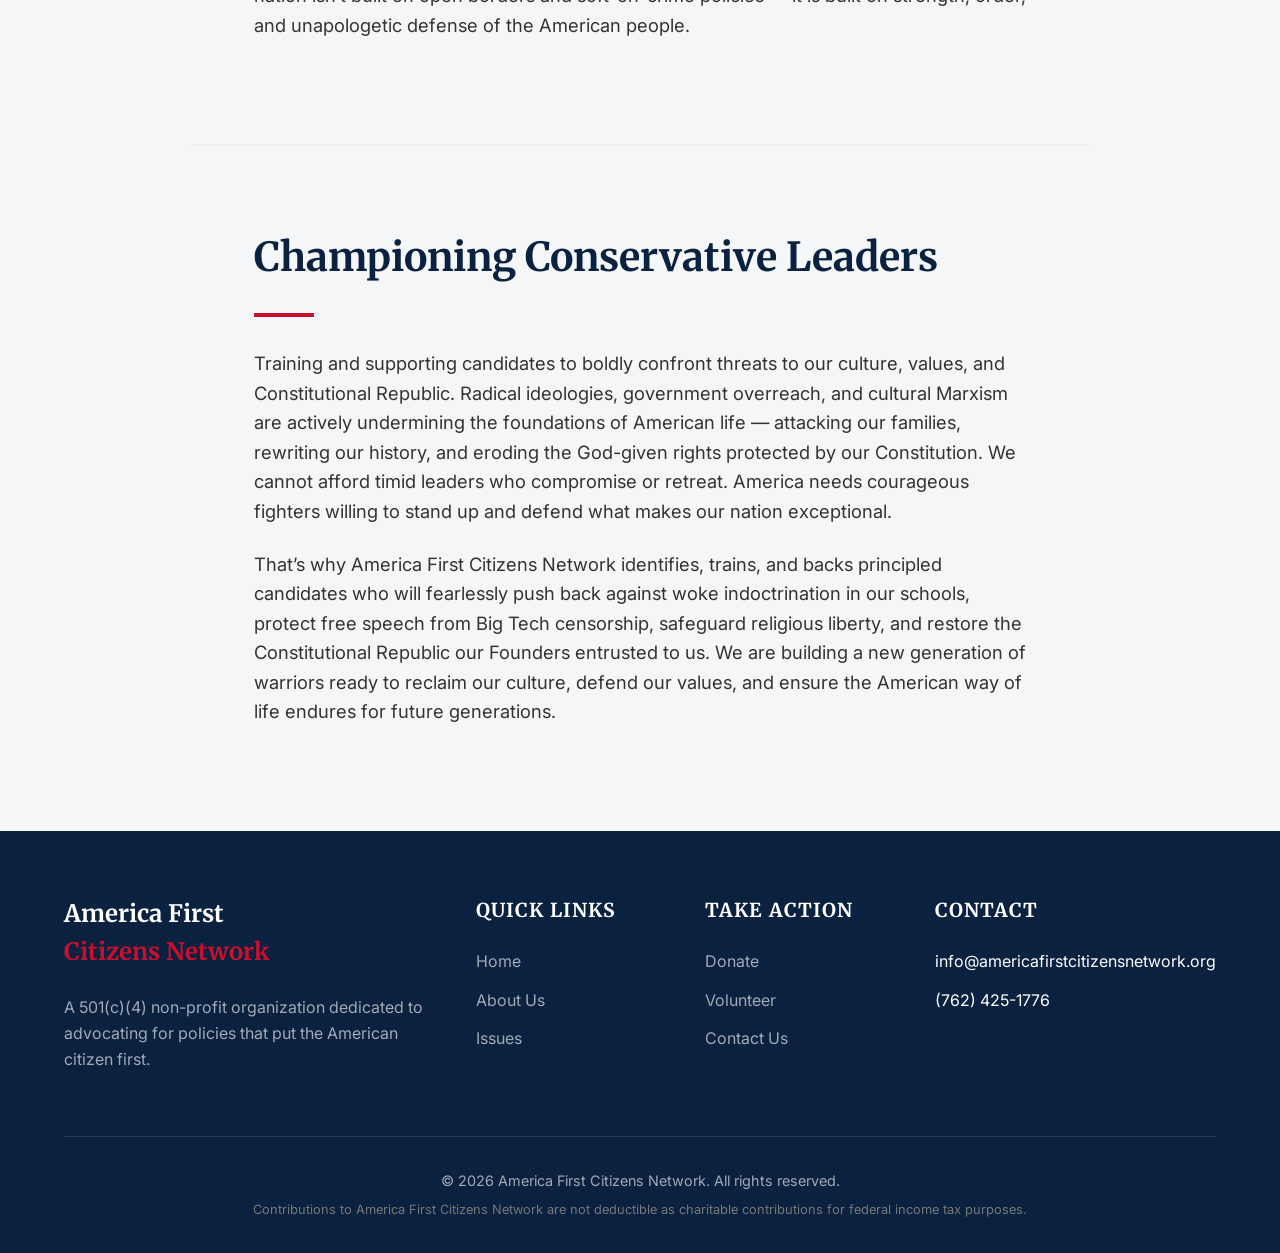
<file: issues.html>
<!DOCTYPE html>
<html lang="en">
<head>
    <meta charset="UTF-8">
    <meta name="viewport" content="width=device-width, initial-scale=1.0">
    <meta name="description" content="Core issues and policy priorities of the America First Citizens Network.">
    <title>Issues | America First Citizens Network</title>
    <!-- Google Fonts -->
    <link rel="preconnect" href="https://fonts.googleapis.com">
    <link rel="preconnect" href="https://fonts.gstatic.com" crossorigin>
    <link href="https://fonts.googleapis.com/css2?family=Inter:wght@300;400;500;600;700&family=Merriweather:ital,wght@0,300;0,400;0,700;0,900;1,400&display=swap" rel="stylesheet">
    <!-- Main Stylesheet -->
    <link rel="stylesheet" href="styles.css">
    <style>
        .page-header {
            background-color: var(--af-navy);
            color: var(--af-white);
            padding: 4rem 5%;
            text-align: center;
        }
        .page-header h1 {
            color: var(--af-white);
            font-size: 3rem;
            margin-bottom: 1rem;
        }
        .issues-nav {
            background-color: var(--af-light-gray);
            padding: 1rem 5%;
            display: flex;
            justify-content: center;
            gap: 2rem;
            border-bottom: 1px solid #ddd;
        }
        .issues-nav a {
            font-weight: 600;
            color: var(--af-navy);
            text-transform: uppercase;
            font-size: 0.9rem;
        }
        .issues-nav a:hover {
            color: var(--af-red);
        }
        .issue-section {
            padding: 5rem 5%;
            max-width: 900px;
            margin: 0 auto;
            border-bottom: 1px solid #eee;
        }
        .issue-section:last-child {
            border-bottom: none;
        }
        .issue-section h2 {
            font-size: 2.5rem;
            margin-bottom: 1.5rem;
            color: var(--af-navy);
            position: relative;
        }
        .issue-section p {
            font-size: 1.15rem;
            margin-bottom: 1.5rem;
        }
        hr.red-divider {
            border: 0;
            height: 4px;
            width: 60px;
            background-color: var(--af-red);
            margin: 0 0 2rem 0;
        }
    </style>
</head>
<body>

    <!-- Navigation -->
    <nav class="navbar">
        <div class="nav-brand">
            <a href="index.html">America First <span class="red">Citizens Network</span></a>
        </div>
        <button class="mobile-menu-btn" aria-label="Toggle Navigation">&#9776;</button>
        <ul class="nav-links">
            <li><a href="index.html">Home</a></li>
            <li><a href="about.html">About Us</a></li>
            <li><a href="issues.html">Issues</a></li>
            <li><a href="contact.html">Contact</a></li>
            <li><a href="donate.html" class="donate-btn">Donate</a></li>
        </ul>
    </nav>

    <!-- Page Header -->
    <header class="page-header">
        <h1>Our Priorities</h1>
        <p>Advocating for policies that strengthen our nation.</p>
    </header>

    <!-- Sub-navigation -->
    <div class="issues-nav">
        <a href="#technology">Innovating Technology</a>
        <a href="#security">Securing Our Nation</a>
        <a href="#conservatives">Championing Conservative Leaders</a>
    </div>

    <!-- Main Content -->
    <main>
        <section id="technology" class="issue-section">
            <h2>Innovating Technology</h2>
            <hr class="red-divider">
            <p>We champion minimal AI regulation, rapid data center and chip manufacturing expansion, and American dominance in the global AI race. America must lead the world in artificial intelligence, or we will fall dangerously behind our greatest strategic rival, Communist China. Overregulation and bureaucratic delays are already slowing our progress while China aggressively builds its own AI capabilities. We refuse to let red tape hand the future to Beijing.</p>
            <p>That’s why we fight for lightning-fast construction of data centers, massive onshoring of advanced chip manufacturing, and policies that unleash American innovation instead of stifling it with endless rules. By removing unnecessary barriers, we can accelerate AI development, create high-paying American jobs, strengthen our national security, and ensure the United States — not China — sets the global standards for this transformative technology.</p>
        </section>

        <section id="security" class="issue-section">
            <h2>Securing Our Nation</h2>
            <hr class="red-divider">
            <p>A strong nation requires strong borders, a powerful military, and an unwavering commitment to law and order in our communities. Weak borders invite chaos, crime, and exploitation, while a hollowed-out military signals weakness to our adversaries. When lawlessness is tolerated in our streets and cities, American families suffer the most. True national strength begins with securing our sovereignty, rebuilding our armed forces, and restoring respect for the rule of law.</p>
            <p>America First Citizens Network stands firm for policies that put American safety and security first. We support leaders who will finish the border wall, enforce our immigration laws without apology, modernize and fully fund our military to deter China and other threats, and back our police so they can keep our neighborhoods safe again. A strong nation isn’t built on open borders and soft-on-crime policies — it is built on strength, order, and unapologetic defense of the American people.</p>
        </section>

        <section id="conservatives" class="issue-section">
            <h2>Championing Conservative Leaders</h2>
            <hr class="red-divider">
            <p>Training and supporting candidates to boldly confront threats to our culture, values, and Constitutional Republic. Radical ideologies, government overreach, and cultural Marxism are actively undermining the foundations of American life — attacking our families, rewriting our history, and eroding the God-given rights protected by our Constitution. We cannot afford timid leaders who compromise or retreat. America needs courageous fighters willing to stand up and defend what makes our nation exceptional.</p>
            <p>That’s why America First Citizens Network identifies, trains, and backs principled candidates who will fearlessly push back against woke indoctrination in our schools, protect free speech from Big Tech censorship, safeguard religious liberty, and restore the Constitutional Republic our Founders entrusted to us. We are building a new generation of warriors ready to reclaim our culture, defend our values, and ensure the American way of life endures for future generations.</p>
        </section>
    </main>

    <!-- Footer -->
    <footer>
        <div class="footer-grid">
            <div class="footer-col" style="grid-column: span 1 / span 1;">
                <h4 style="font-family: var(--font-heading); text-transform: none; font-size: 1.5rem; letter-spacing: 0;">America First<br><span style="color: var(--af-red);">Citizens Network</span></h4>
                <p>A 501(c)(4) non-profit organization dedicated to advocating for policies that put the American citizen first.</p>
            </div>
            <div class="footer-col">
                <h4>Quick Links</h4>
                <ul class="footer-links">
                    <li><a href="index.html">Home</a></li>
                    <li><a href="about.html">About Us</a></li>
                    <li><a href="issues.html">Issues</a></li>
                </ul>
            </div>
            <div class="footer-col">
                <h4>Take Action</h4>
                <ul class="footer-links">
                    <li><a href="donate.html">Donate</a></li>
                    <li><a href="contact.html">Volunteer</a></li>
                    <li><a href="contact.html">Contact Us</a></li>
                </ul>
            </div>
            <div class="footer-col">
                <h4>Contact</h4>
                <ul class="footer-links">
                    <li>info@americafirstcitizensnetwork.org</li>
                    <li>(762) 425-1776</li>
                </ul>
            </div>
        </div>
        <div class="footer-bottom">
            <p>&copy; 2026 America First Citizens Network. All rights reserved.</p>
            <p style="font-size: 0.8rem; margin-top: 0.5rem; color: #777;">Contributions to America First Citizens Network are not deductible as charitable contributions for federal income tax purposes.</p>
        </div>
    </footer>

    <!-- Scripts -->
    <script src="script.js"></script>
</body>
</html>
</file>
<file: styles.css>
:root {
  --af-navy: #0A2240;
  --af-red: #C8102E;
  --af-white: #FFFFFF;
  --af-light-gray: #f4f6f8;
  --af-dark-gray: #333333;
  --af-gold: #c39b32;
  --font-heading: 'Merriweather', serif;
  --font-body: 'Inter', sans-serif;
}

* {
  box-sizing: border-box;
  margin: 0;
  padding: 0;
}

body {
  font-family: var(--font-body);
  color: var(--af-dark-gray);
  background-color: var(--af-light-gray);
  line-height: 1.6;
}

h1,
h2,
h3,
h4,
h5,
h6 {
  font-family: var(--font-heading);
  color: var(--af-navy);
  margin-bottom: 1rem;
}

a {
  text-decoration: none;
  color: var(--af-navy);
  transition: color 0.2s ease-in-out;
}

a:hover {
  color: var(--af-red);
}

/* Navigation */
.navbar {
  background-color: var(--af-navy);
  padding: 1rem 5%;
  display: flex;
  justify-content: space-between;
  align-items: center;
  position: sticky;
  top: 0;
  z-index: 1000;
  box-shadow: 0 4px 6px rgba(0, 0, 0, 0.1);
}

.nav-brand a {
  color: var(--af-white);
  font-family: var(--font-heading);
  font-size: 1.5rem;
  font-weight: 700;
  letter-spacing: 0.5px;
}

.nav-brand span.red {
  color: var(--af-red);
}

.nav-links {
  display: flex;
  list-style: none;
  gap: 2rem;
}

.nav-links li a {
  color: var(--af-white);
  font-weight: 500;
  text-transform: uppercase;
  font-size: 0.9rem;
  letter-spacing: 1px;
}

.nav-links li a:hover {
  color: var(--af-red);
  text-decoration: underline;
  text-decoration-thickness: 2px;
  text-underline-offset: 4px;
}

.donate-btn {
  background-color: var(--af-red);
  color: var(--af-white) !important;
  padding: 0.5rem 1.2rem;
  border-radius: 4px;
  font-weight: 700;
  transition: background-color 0.2s;
}

.donate-btn:hover {
  background-color: #A00C22;
  text-decoration: none !important;
}

/* Mobile Nav Toggle */
.mobile-menu-btn {
  display: none;
  background: none;
  border: none;
  color: var(--af-white);
  font-size: 1.5rem;
  cursor: pointer;
}

/* Hero Section */
.hero {
  position: relative;
  height: 80vh;
  min-height: 500px;
  display: flex;
  align-items: center;
  justify-content: flex-start;
  padding: 0 5%;
  background-image: url('images/hero.png');
  background-size: cover;
  background-position: center;
}

/* Add a dark overlay so white text is readable */
.hero::before {
  content: '';
  position: absolute;
  top: 0;
  left: 0;
  right: 0;
  bottom: 0;
  background: linear-gradient(90deg, rgba(10, 34, 64, 0.9) 0%, rgba(10, 34, 64, 0.5) 50%, rgba(0, 0, 0, 0) 100%);
}

.hero-content {
  position: relative;
  z-index: 1;
  max-width: 600px;
  color: var(--af-white);
}

.hero-content h1 {
  color: var(--af-white);
  font-size: 3.5rem;
  line-height: 1.2;
  margin-bottom: 1.5rem;
  text-shadow: 1px 1px 4px rgba(0, 0, 0, 0.5);
}

.hero-content p {
  font-size: 1.2rem;
  margin-bottom: 2rem;
  font-weight: 300;
  text-shadow: 1px 1px 3px rgba(0, 0, 0, 0.5);
}

.btn-primary {
  display: inline-block;
  background-color: var(--af-red);
  color: var(--af-white);
  padding: 1rem 2rem;
  font-size: 1.1rem;
  font-weight: 600;
  text-transform: uppercase;
  border-radius: 4px;
  box-shadow: 0 4px 6px rgba(0, 0, 0, 0.2);
  transition: transform 0.2s, background-color 0.2s;
}

.btn-primary:hover {
  background-color: #A00C22;
  transform: translateY(-2px);
  color: var(--af-white);
}

.btn-secondary {
  display: inline-block;
  background-color: transparent;
  color: var(--af-white);
  padding: 1rem 2rem;
  font-size: 1.1rem;
  font-weight: 600;
  text-transform: uppercase;
  border: 2px solid var(--af-white);
  border-radius: 4px;
  margin-left: 1rem;
  transition: background-color 0.2s, color 0.2s;
}

.btn-secondary:hover {
  background-color: var(--af-white);
  color: var(--af-navy);
}

/* Sections General */
.section {
  padding: 5rem 5%;
}

.section-title {
  text-align: center;
  font-size: 2.5rem;
  margin-bottom: 3rem;
  position: relative;
}

.section-title::after {
  content: '';
  display: block;
  width: 60px;
  height: 4px;
  background-color: var(--af-red);
  margin: 1rem auto 0;
}

.section-dark {
  background-color: var(--af-navy);
  color: var(--af-white);
}

.section-dark h2 {
  color: var(--af-white);
}

/* Cards Grid */
.grid {
  display: grid;
  grid-template-columns: repeat(auto-fit, minmax(300px, 1fr));
  gap: 2rem;
}

.card {
  background-color: var(--af-white);
  border-radius: 8px;
  overflow: hidden;
  box-shadow: 0 4px 10px rgba(0, 0, 0, 0.05);
  transition: transform 0.3s ease, box-shadow 0.3s ease;
  height: 100%;
  display: flex;
  flex-direction: column;
}

.card:hover {
  transform: translateY(-5px);
  box-shadow: 0 10px 20px rgba(0, 0, 0, 0.1);
}

.card-img-placeholder {
  height: 200px;
  background-color: #e0e0e0;
  display: flex;
  align-items: center;
  justify-content: center;
  color: #777;
  font-style: italic;
}

.card-img {
  width: 100%;
  height: 200px;
  object-fit: cover;
  display: block;
}

.card-content {
  padding: 2rem;
  flex-grow: 1;
  display: flex;
  flex-direction: column;
}

.card-content h3 {
  font-size: 1.5rem;
  margin-bottom: 1rem;
}

.card-content p {
  margin-bottom: 1.5rem;
  flex-grow: 1;
}

.card-link {
  color: var(--af-red);
  font-weight: 600;
  text-transform: uppercase;
  font-size: 0.9rem;
  letter-spacing: 1px;
}

.card-link::after {
  content: ' \2192';
}

.card-link:hover {
  color: var(--af-navy);
}

/* Footer */
footer {
  background-color: var(--af-navy);
  color: var(--af-white);
  padding: 4rem 5% 2rem;
}

.footer-grid {
  display: grid;
  grid-template-columns: 2fr 1fr 1fr 1fr;
  gap: 3rem;
  margin-bottom: 3rem;
}

.footer-col h4 {
  color: var(--af-white);
  font-size: 1.2rem;
  margin-bottom: 1.5rem;
  text-transform: uppercase;
  letter-spacing: 1px;
}

.footer-col p {
  color: #a0aab5;
  margin-bottom: 1rem;
}

.footer-links {
  list-style: none;
}

.footer-links li {
  margin-bottom: 0.8rem;
}

.footer-links a {
  color: #a0aab5;
}

.footer-links a:hover {
  color: var(--af-white);
}

.footer-bottom {
  text-align: center;
  padding-top: 2rem;
  border-top: 1px solid rgba(255, 255, 255, 0.1);
  color: #a0aab5;
  font-size: 0.9rem;
}

/* Utility Forms */
.form-group {
  margin-bottom: 1.5rem;
}

.form-control {
  width: 100%;
  padding: 1rem;
  border: 1px solid #ccc;
  border-radius: 4px;
  font-family: var(--font-body);
  font-size: 1rem;
}

.form-control:focus {
  outline: none;
  border-color: var(--af-navy);
  box-shadow: 0 0 0 2px rgba(10, 34, 64, 0.2);
}

/* Responsive */
@media (max-width: 900px) {
  .hero-content h1 {
    font-size: 2.5rem;
  }
}

@media (max-width: 768px) {
  .nav-links {
    display: none;
    flex-direction: column;
    position: absolute;
    top: 100%;
    left: 0;
    width: 100%;
    background-color: var(--af-navy);
    padding: 1rem 5%;
    gap: 1rem;
  }

  .nav-links.active {
    display: flex;
  }

  .mobile-menu-btn {
    display: block;
  }

  .footer-grid {
    grid-template-columns: 1fr;
    gap: 2rem;
  }

  .hero::before {
    background: linear-gradient(180deg, rgba(10, 34, 64, 0.8) 0%, rgba(10, 34, 64, 0.6) 100%);
  }

  .hero-content {
    text-align: center;
  }

  .btn-secondary {
    margin-left: 0;
    margin-top: 1rem;
  }
}
</file>
